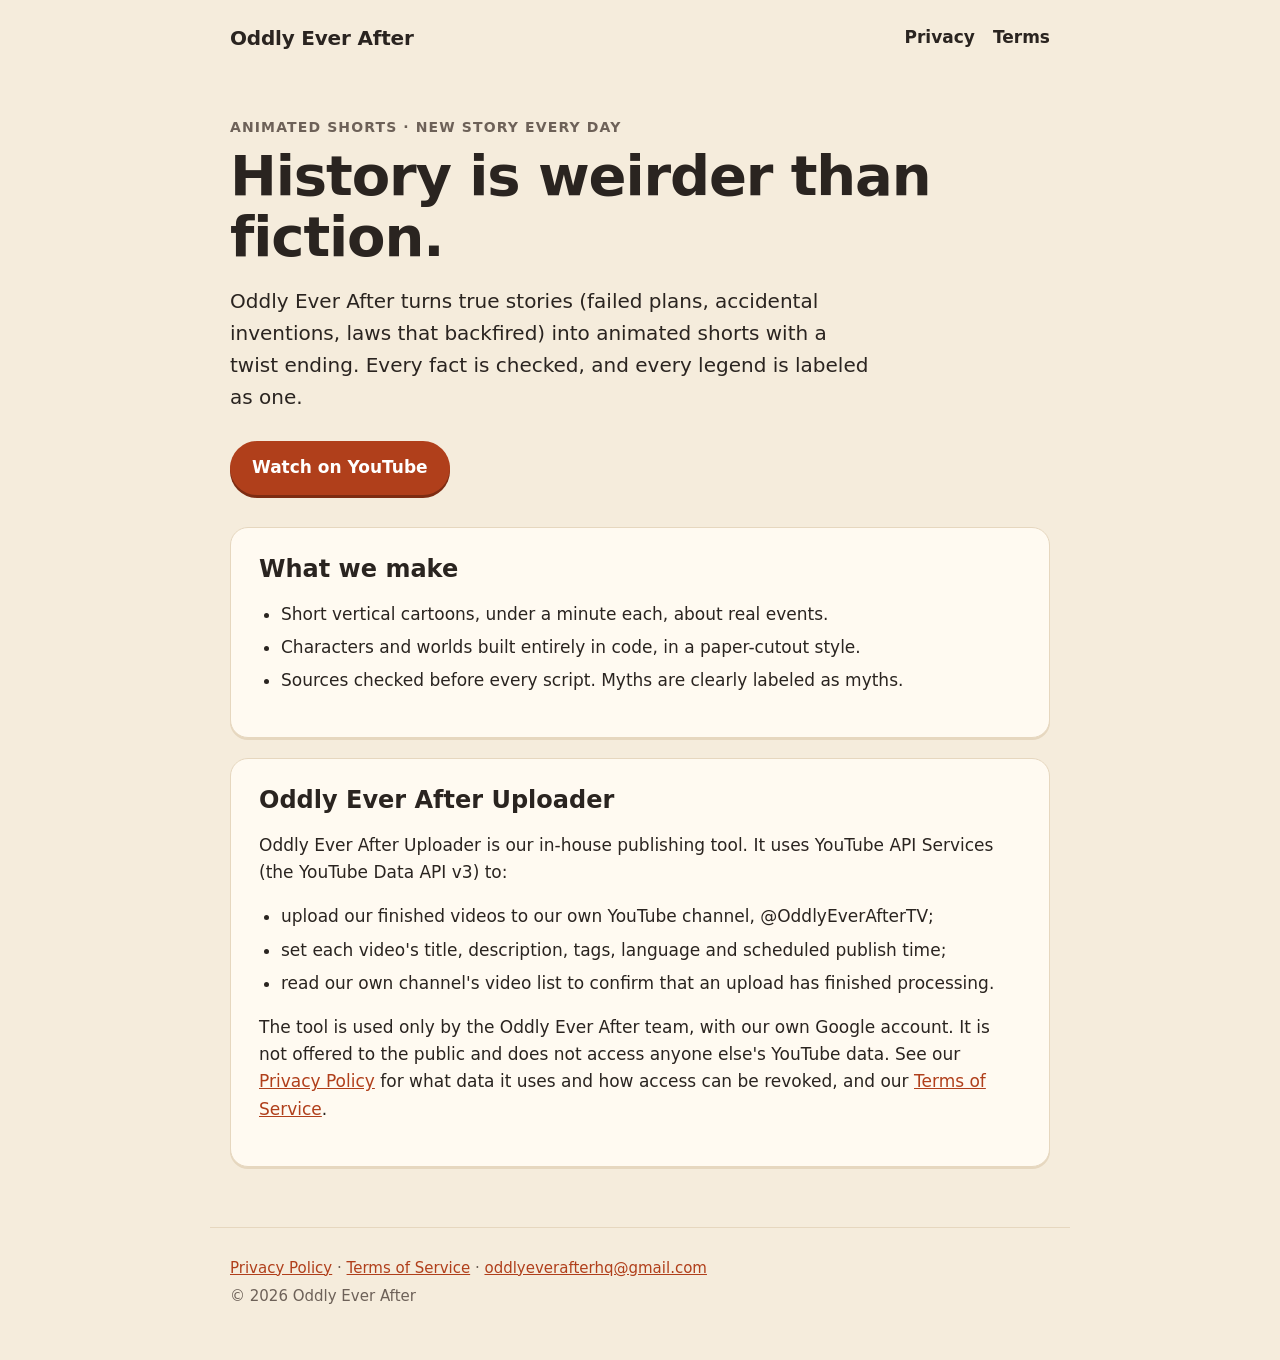
<file: index.html>
<!doctype html>
<html lang="en">
<head>
<meta charset="utf-8">
<meta name="viewport" content="width=device-width, initial-scale=1">
<title>Oddly Ever After - True stories, oddly animated</title>
<meta name="description" content="Oddly Ever After turns true stories into animated shorts with a twist ending. Every fact is checked, and every legend is labeled as one.">
<meta name="google-site-verification" content="iGLM2dwd5O0lEzdQnFOCu7pEgy7AfypdeUV2AvaYLKw" />
<link rel="stylesheet" href="style.css">
</head>
<body>
<header class="top">
<a class="brand" href="./">Oddly Ever After</a>
<nav><a href="privacy.html">Privacy</a><a href="terms.html">Terms</a></nav>
</header>
<main>
<section class="hero">
<p class="kicker">Animated shorts &middot; New story every day</p>
<h1>History is weirder than fiction.</h1>
<p class="lead">Oddly Ever After turns true stories (failed plans, accidental inventions, laws that backfired) into animated shorts with a twist ending. Every fact is checked, and every legend is labeled as one.</p>
<a class="button" href="https://www.youtube.com/@OddlyEverAfterTV">Watch on YouTube</a>
</section>
<section class="card">
<h2>What we make</h2>
<ul>
<li>Short vertical cartoons, under a minute each, about real events.</li>
<li>Characters and worlds built entirely in code, in a paper-cutout style.</li>
<li>Sources checked before every script. Myths are clearly labeled as myths.</li>
</ul>
</section>
<section class="card" id="uploader">
<h2>Oddly Ever After Uploader</h2>
<p>Oddly Ever After Uploader is our in-house publishing tool. It uses YouTube API Services (the YouTube Data API v3) to:</p>
<ul>
<li>upload our finished videos to our own YouTube channel, @OddlyEverAfterTV;</li>
<li>set each video's title, description, tags, language and scheduled publish time;</li>
<li>read our own channel's video list to confirm that an upload has finished processing.</li>
</ul>
<p>The tool is used only by the Oddly Ever After team, with our own Google account. It is not offered to the public and does not access anyone else's YouTube data. See our <a href="privacy.html">Privacy Policy</a> for what data it uses and how access can be revoked, and our <a href="terms.html">Terms of Service</a>.</p>
</section>
</main>
<footer>
<p><a href="privacy.html">Privacy Policy</a> &middot; <a href="terms.html">Terms of Service</a> &middot; <a href="mailto:oddlyeverafterhq@gmail.com">oddlyeverafterhq@gmail.com</a></p>
<p>&copy; 2026 Oddly Ever After</p>
</footer>
</body>
</html>
</file>
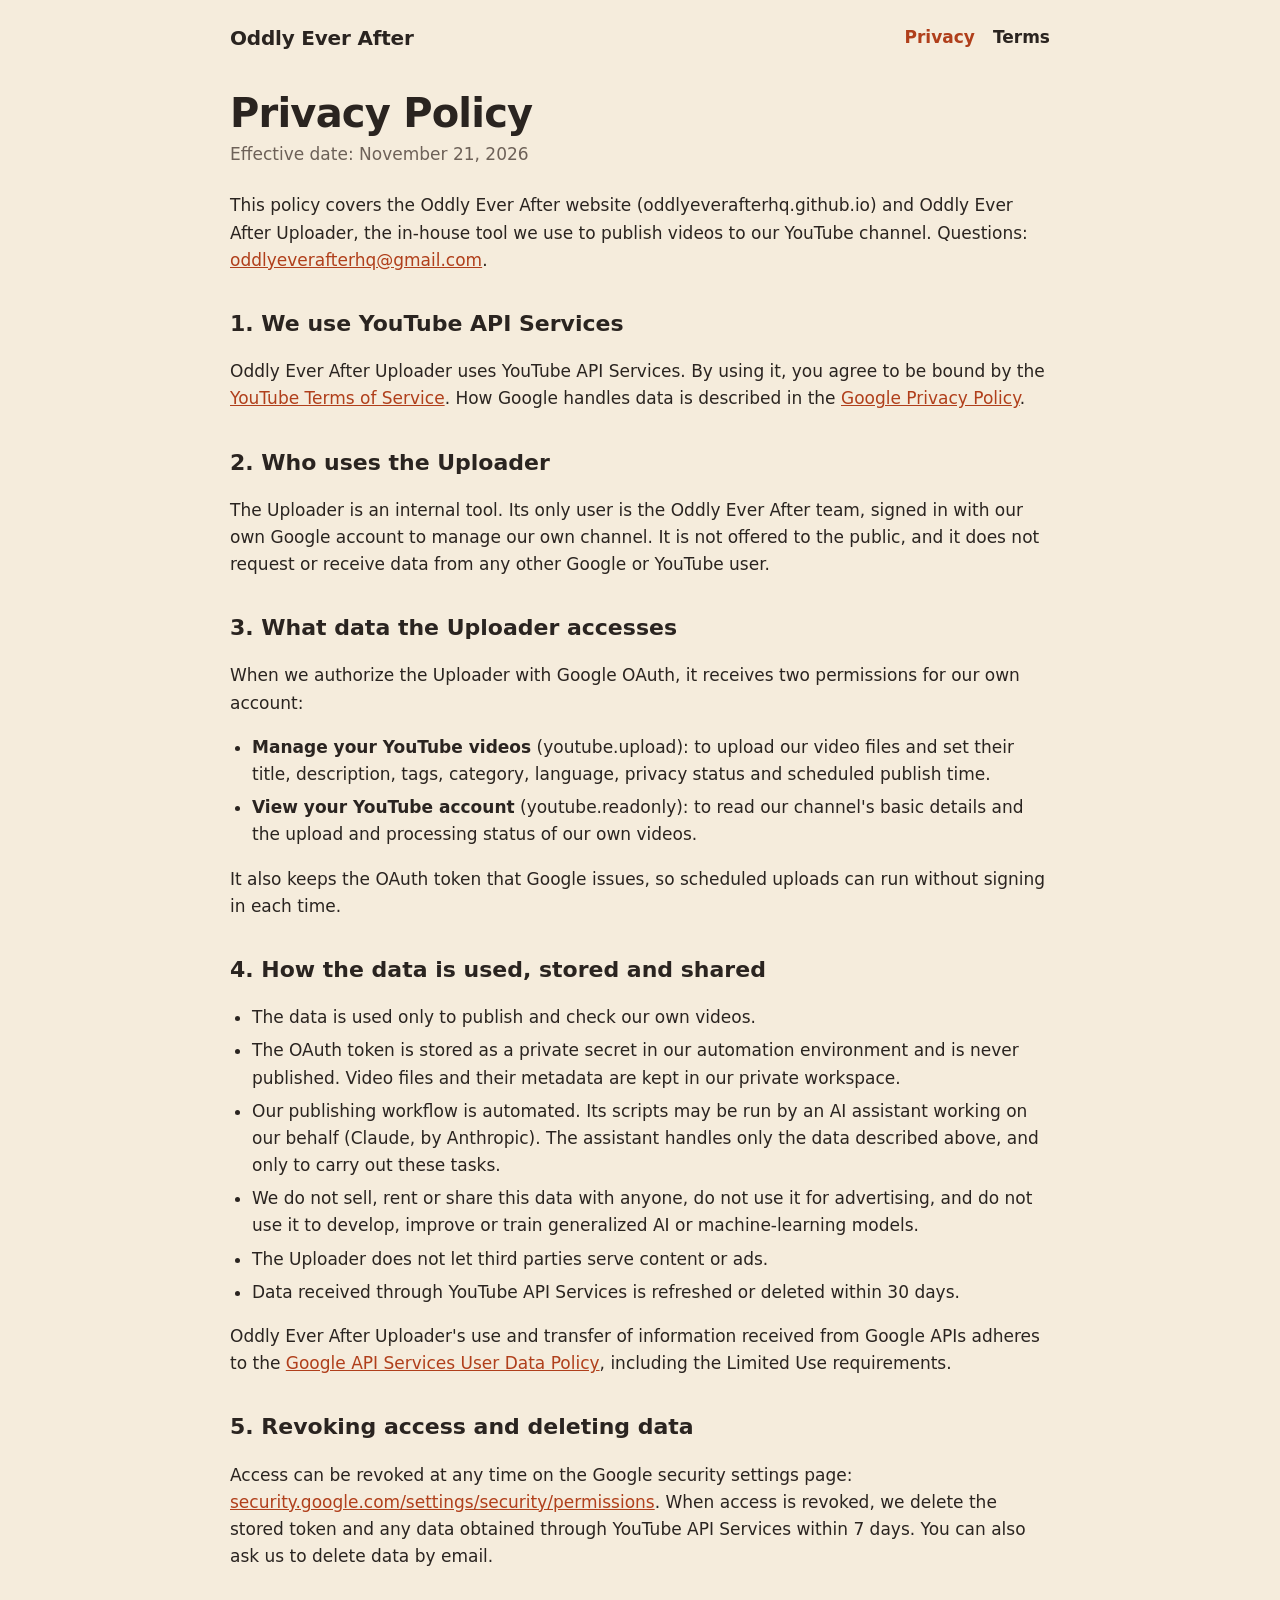
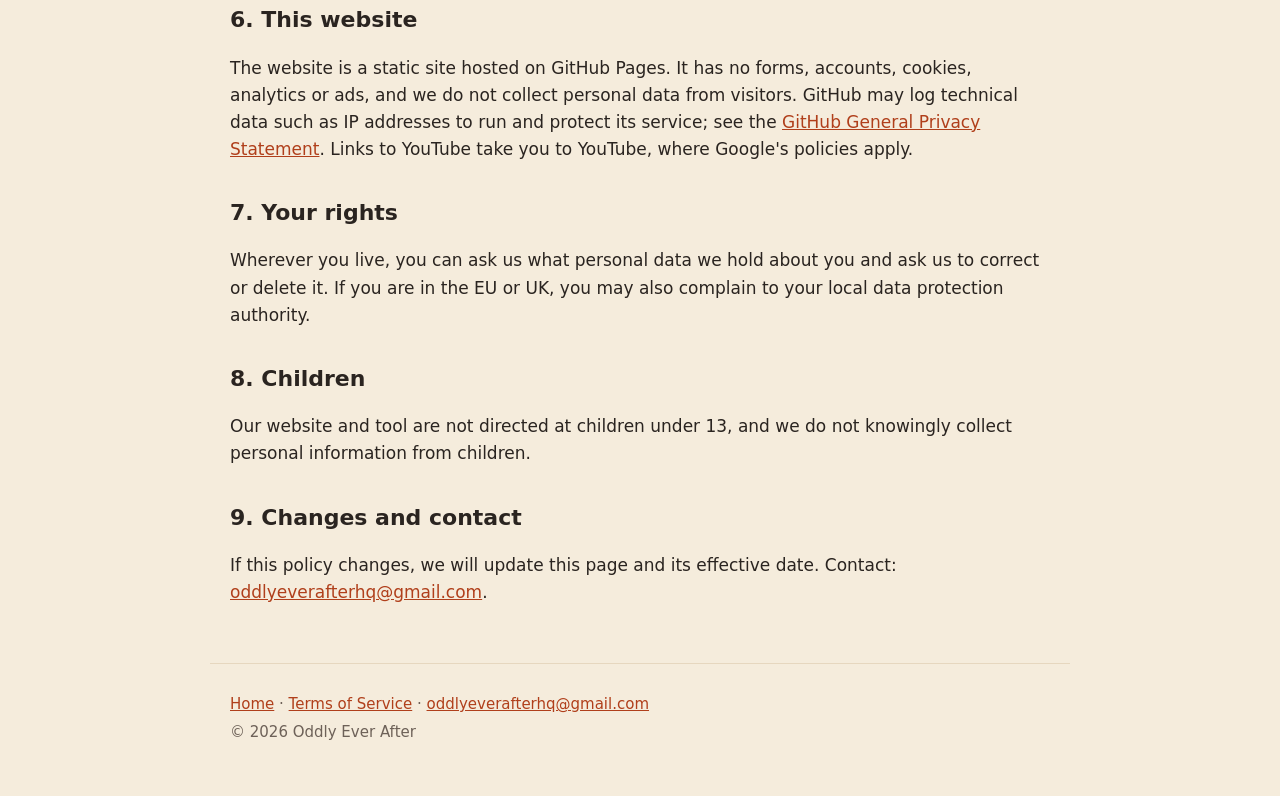
<file: privacy.html>
<!doctype html>
<html lang="en">
<head>
<meta charset="utf-8">
<meta name="viewport" content="width=device-width, initial-scale=1">
<title>Privacy Policy - Oddly Ever After</title>
<link rel="stylesheet" href="style.css">
</head>
<body>
<header class="top">
<a class="brand" href="./">Oddly Ever After</a>
<nav><a href="privacy.html" aria-current="page">Privacy</a><a href="terms.html">Terms</a></nav>
</header>
<main class="doc">
<h1>Privacy Policy</h1>
<p class="meta">Effective date: November 21, 2026</p>
<p>This policy covers the Oddly Ever After website (oddlyeverafterhq.github.io) and Oddly Ever After Uploader, the in-house tool we use to publish videos to our YouTube channel. Questions: <a href="mailto:oddlyeverafterhq@gmail.com">oddlyeverafterhq@gmail.com</a>.</p>

<h2>1. We use YouTube API Services</h2>
<p>Oddly Ever After Uploader uses YouTube API Services. By using it, you agree to be bound by the <a href="https://www.youtube.com/t/terms">YouTube Terms of Service</a>. How Google handles data is described in the <a href="https://www.google.com/policies/privacy">Google Privacy Policy</a>.</p>

<h2>2. Who uses the Uploader</h2>
<p>The Uploader is an internal tool. Its only user is the Oddly Ever After team, signed in with our own Google account to manage our own channel. It is not offered to the public, and it does not request or receive data from any other Google or YouTube user.</p>

<h2>3. What data the Uploader accesses</h2>
<p>When we authorize the Uploader with Google OAuth, it receives two permissions for our own account:</p>
<ul>
<li><strong>Manage your YouTube videos</strong> (youtube.upload): to upload our video files and set their title, description, tags, category, language, privacy status and scheduled publish time.</li>
<li><strong>View your YouTube account</strong> (youtube.readonly): to read our channel's basic details and the upload and processing status of our own videos.</li>
</ul>
<p>It also keeps the OAuth token that Google issues, so scheduled uploads can run without signing in each time.</p>

<h2>4. How the data is used, stored and shared</h2>
<ul>
<li>The data is used only to publish and check our own videos.</li>
<li>The OAuth token is stored as a private secret in our automation environment and is never published. Video files and their metadata are kept in our private workspace.</li>
<li>Our publishing workflow is automated. Its scripts may be run by an AI assistant working on our behalf (Claude, by Anthropic). The assistant handles only the data described above, and only to carry out these tasks.</li>
<li>We do not sell, rent or share this data with anyone, do not use it for advertising, and do not use it to develop, improve or train generalized AI or machine-learning models.</li>
<li>The Uploader does not let third parties serve content or ads.</li>
<li>Data received through YouTube API Services is refreshed or deleted within 30 days.</li>
</ul>
<p>Oddly Ever After Uploader's use and transfer of information received from Google APIs adheres to the <a href="https://developers.google.com/terms/api-services-user-data-policy">Google API Services User Data Policy</a>, including the Limited Use requirements.</p>

<h2>5. Revoking access and deleting data</h2>
<p>Access can be revoked at any time on the Google security settings page: <a href="https://security.google.com/settings/security/permissions">security.google.com/settings/security/permissions</a>. When access is revoked, we delete the stored token and any data obtained through YouTube API Services within 7 days. You can also ask us to delete data by email.</p>

<h2>6. This website</h2>
<p>The website is a static site hosted on GitHub Pages. It has no forms, accounts, cookies, analytics or ads, and we do not collect personal data from visitors. GitHub may log technical data such as IP addresses to run and protect its service; see the <a href="https://docs.github.com/site-policy/privacy-policies/github-general-privacy-statement">GitHub General Privacy Statement</a>. Links to YouTube take you to YouTube, where Google's policies apply.</p>

<h2>7. Your rights</h2>
<p>Wherever you live, you can ask us what personal data we hold about you and ask us to correct or delete it. If you are in the EU or UK, you may also complain to your local data protection authority.</p>

<h2>8. Children</h2>
<p>Our website and tool are not directed at children under 13, and we do not knowingly collect personal information from children.</p>

<h2>9. Changes and contact</h2>
<p>If this policy changes, we will update this page and its effective date. Contact: <a href="mailto:oddlyeverafterhq@gmail.com">oddlyeverafterhq@gmail.com</a>.</p>
</main>
<footer>
<p><a href="./">Home</a> &middot; <a href="terms.html">Terms of Service</a> &middot; <a href="mailto:oddlyeverafterhq@gmail.com">oddlyeverafterhq@gmail.com</a></p>
<p>&copy; 2026 Oddly Ever After</p>
</footer>
</body>
</html>
</file>
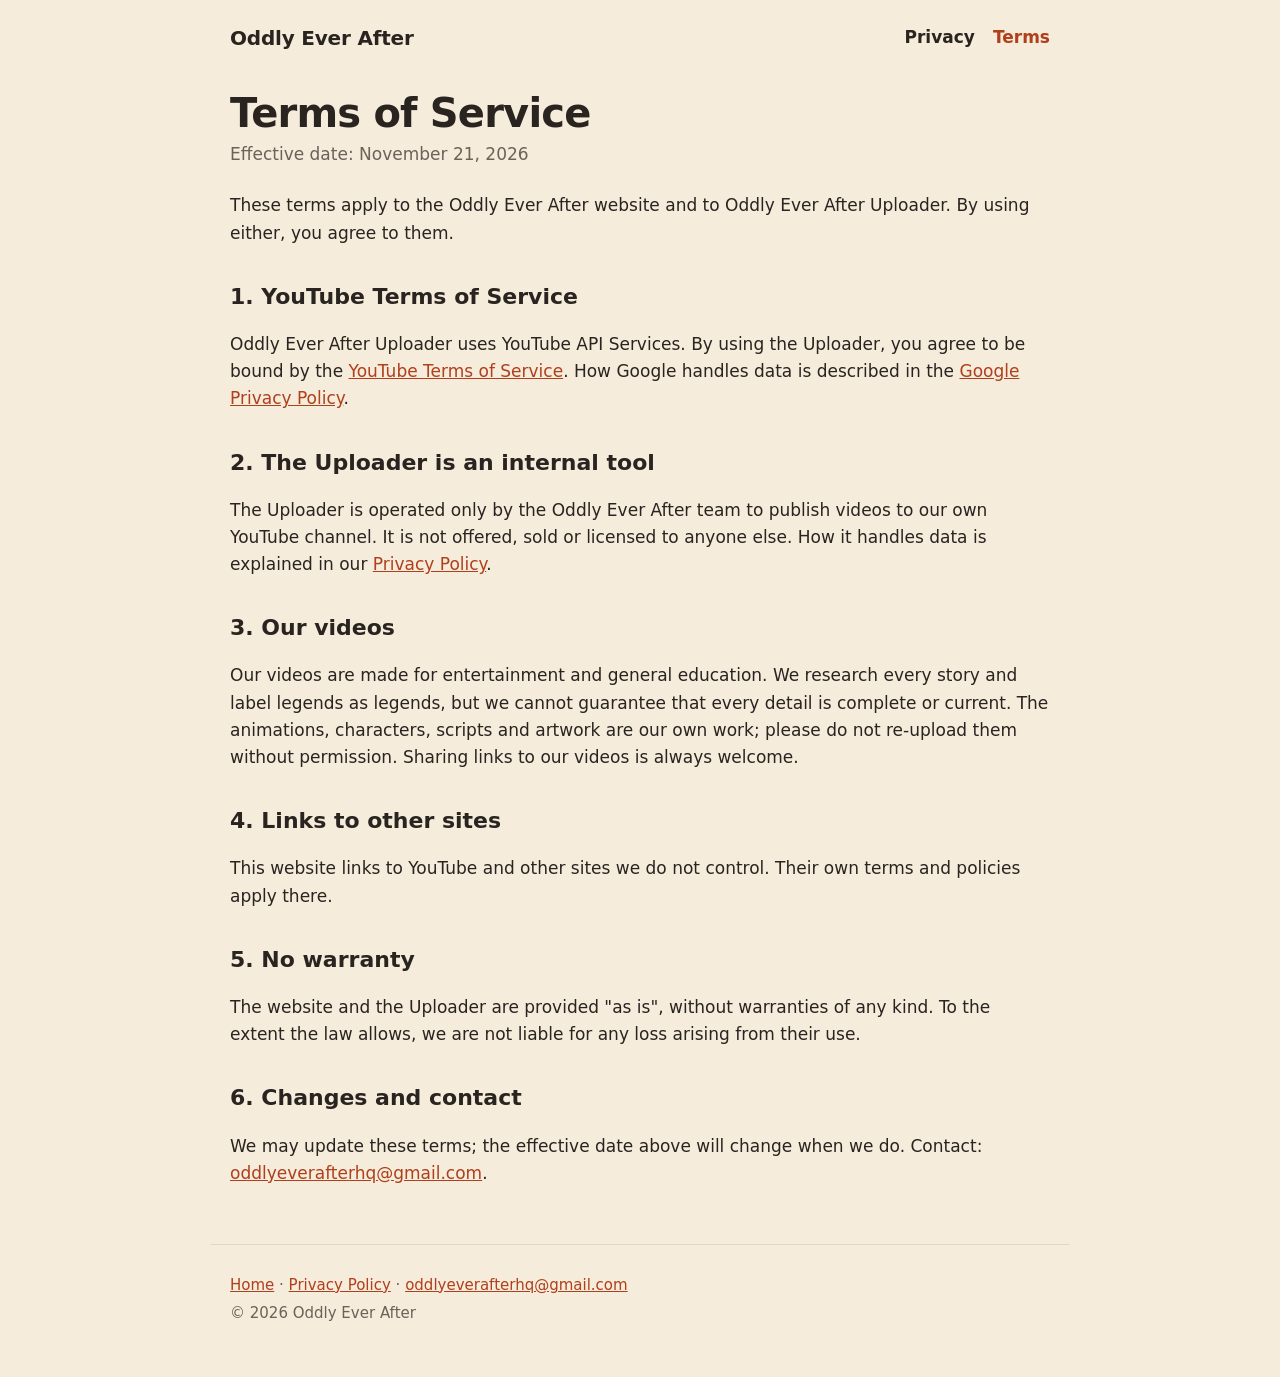
<file: terms.html>
<!doctype html>
<html lang="en">
<head>
<meta charset="utf-8">
<meta name="viewport" content="width=device-width, initial-scale=1">
<title>Terms of Service - Oddly Ever After</title>
<link rel="stylesheet" href="style.css">
</head>
<body>
<header class="top">
<a class="brand" href="./">Oddly Ever After</a>
<nav><a href="privacy.html">Privacy</a><a href="terms.html" aria-current="page">Terms</a></nav>
</header>
<main class="doc">
<h1>Terms of Service</h1>
<p class="meta">Effective date: November 21, 2026</p>
<p>These terms apply to the Oddly Ever After website and to Oddly Ever After Uploader. By using either, you agree to them.</p>

<h2>1. YouTube Terms of Service</h2>
<p>Oddly Ever After Uploader uses YouTube API Services. By using the Uploader, you agree to be bound by the <a href="https://www.youtube.com/t/terms">YouTube Terms of Service</a>. How Google handles data is described in the <a href="https://www.google.com/policies/privacy">Google Privacy Policy</a>.</p>

<h2>2. The Uploader is an internal tool</h2>
<p>The Uploader is operated only by the Oddly Ever After team to publish videos to our own YouTube channel. It is not offered, sold or licensed to anyone else. How it handles data is explained in our <a href="privacy.html">Privacy Policy</a>.</p>

<h2>3. Our videos</h2>
<p>Our videos are made for entertainment and general education. We research every story and label legends as legends, but we cannot guarantee that every detail is complete or current. The animations, characters, scripts and artwork are our own work; please do not re-upload them without permission. Sharing links to our videos is always welcome.</p>

<h2>4. Links to other sites</h2>
<p>This website links to YouTube and other sites we do not control. Their own terms and policies apply there.</p>

<h2>5. No warranty</h2>
<p>The website and the Uploader are provided "as is", without warranties of any kind. To the extent the law allows, we are not liable for any loss arising from their use.</p>

<h2>6. Changes and contact</h2>
<p>We may update these terms; the effective date above will change when we do. Contact: <a href="mailto:oddlyeverafterhq@gmail.com">oddlyeverafterhq@gmail.com</a>.</p>
</main>
<footer>
<p><a href="./">Home</a> &middot; <a href="privacy.html">Privacy Policy</a> &middot; <a href="mailto:oddlyeverafterhq@gmail.com">oddlyeverafterhq@gmail.com</a></p>
<p>&copy; 2026 Oddly Ever After</p>
</footer>
</body>
</html>
</file>
<file: style.css>
:root{--paper:#f5ecdc;--card:#fffaf1;--ink:#2a2420;--muted:#6d6158;--accent:#b03f1b;--accent-dark:#7d2c12;--line:#e6d7bf}
*{box-sizing:border-box}
html{-webkit-text-size-adjust:100%}
body{margin:0;background:var(--paper);color:var(--ink);font:17px/1.6 ui-rounded,"SF Pro Rounded","Nunito","Segoe UI",system-ui,-apple-system,Roboto,sans-serif}
a{color:var(--accent)}
.top{display:flex;justify-content:space-between;align-items:center;gap:16px;max-width:860px;margin:0 auto;padding:22px 20px}
.brand{font-weight:800;font-size:20px;color:var(--ink);text-decoration:none;letter-spacing:-.01em}
.top nav a{margin-left:18px;color:var(--ink);text-decoration:none;font-weight:600}
.top nav a:hover,.top nav a[aria-current]{color:var(--accent)}
main{max-width:860px;margin:0 auto;padding:0 20px 40px}
.hero{padding:40px 0 32px}
.kicker{margin:0 0 8px;font-size:14px;font-weight:700;letter-spacing:.08em;text-transform:uppercase;color:var(--muted)}
h1{font-size:clamp(34px,6vw,56px);line-height:1.08;margin:0 0 18px;letter-spacing:-.02em}
.lead{font-size:20px;max-width:640px;margin:0 0 28px}
.button{display:inline-block;background:var(--accent);color:#fff;text-decoration:none;font-weight:700;padding:13px 22px;border-radius:999px;box-shadow:0 3px 0 var(--accent-dark)}
.button:hover{transform:translateY(1px);box-shadow:0 2px 0 var(--accent-dark)}
.card{background:var(--card);border:1px solid var(--line);border-radius:18px;padding:26px 28px;margin:0 0 20px;box-shadow:0 2px 0 var(--line)}
.card h2{margin:0 0 10px;font-size:24px;line-height:1.25}
ul{padding-left:22px}
li{margin:6px 0}
.doc h1{font-size:40px;margin:16px 0 6px}
.doc h2{font-size:22px;margin:32px 0 8px}
.meta{color:var(--muted);margin:0 0 24px}
footer{max-width:860px;margin:0 auto;padding:24px 20px 48px;color:var(--muted);font-size:15px;border-top:1px solid var(--line)}
footer p{margin:4px 0}
</file>
